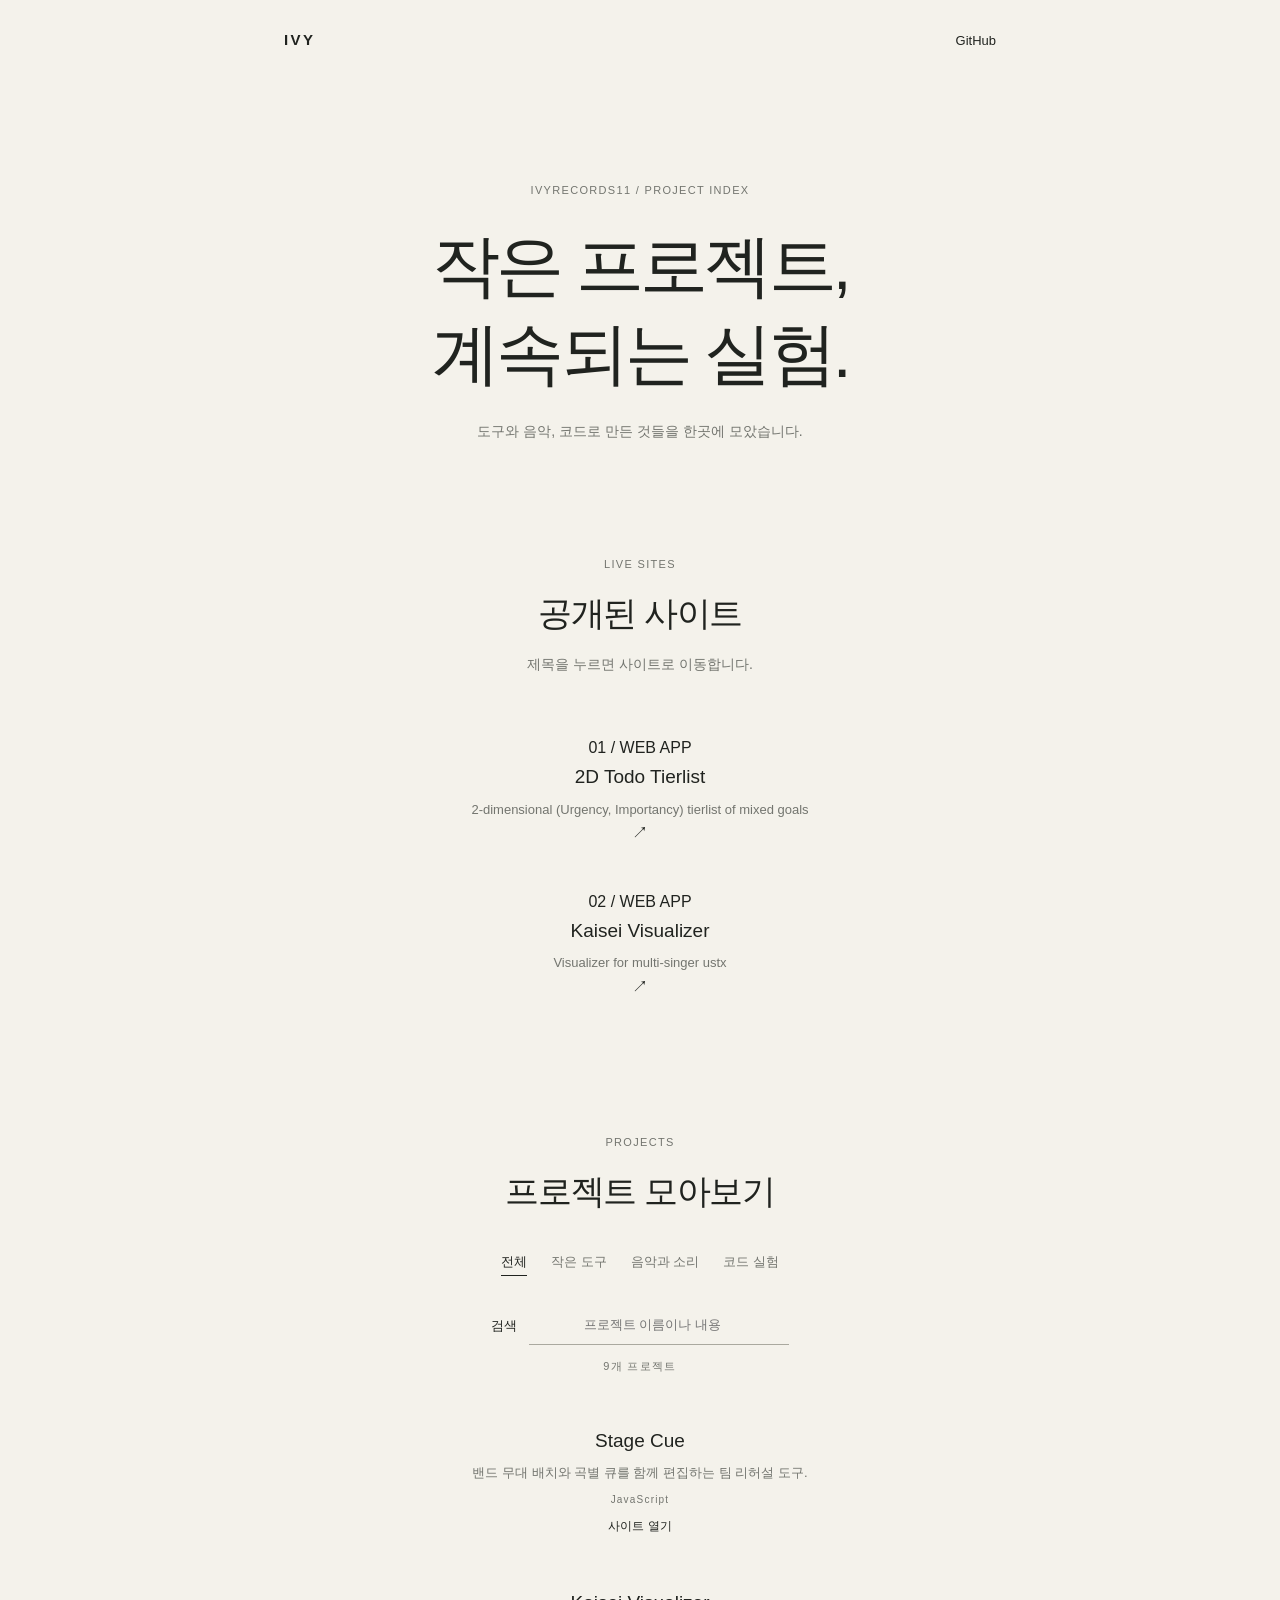
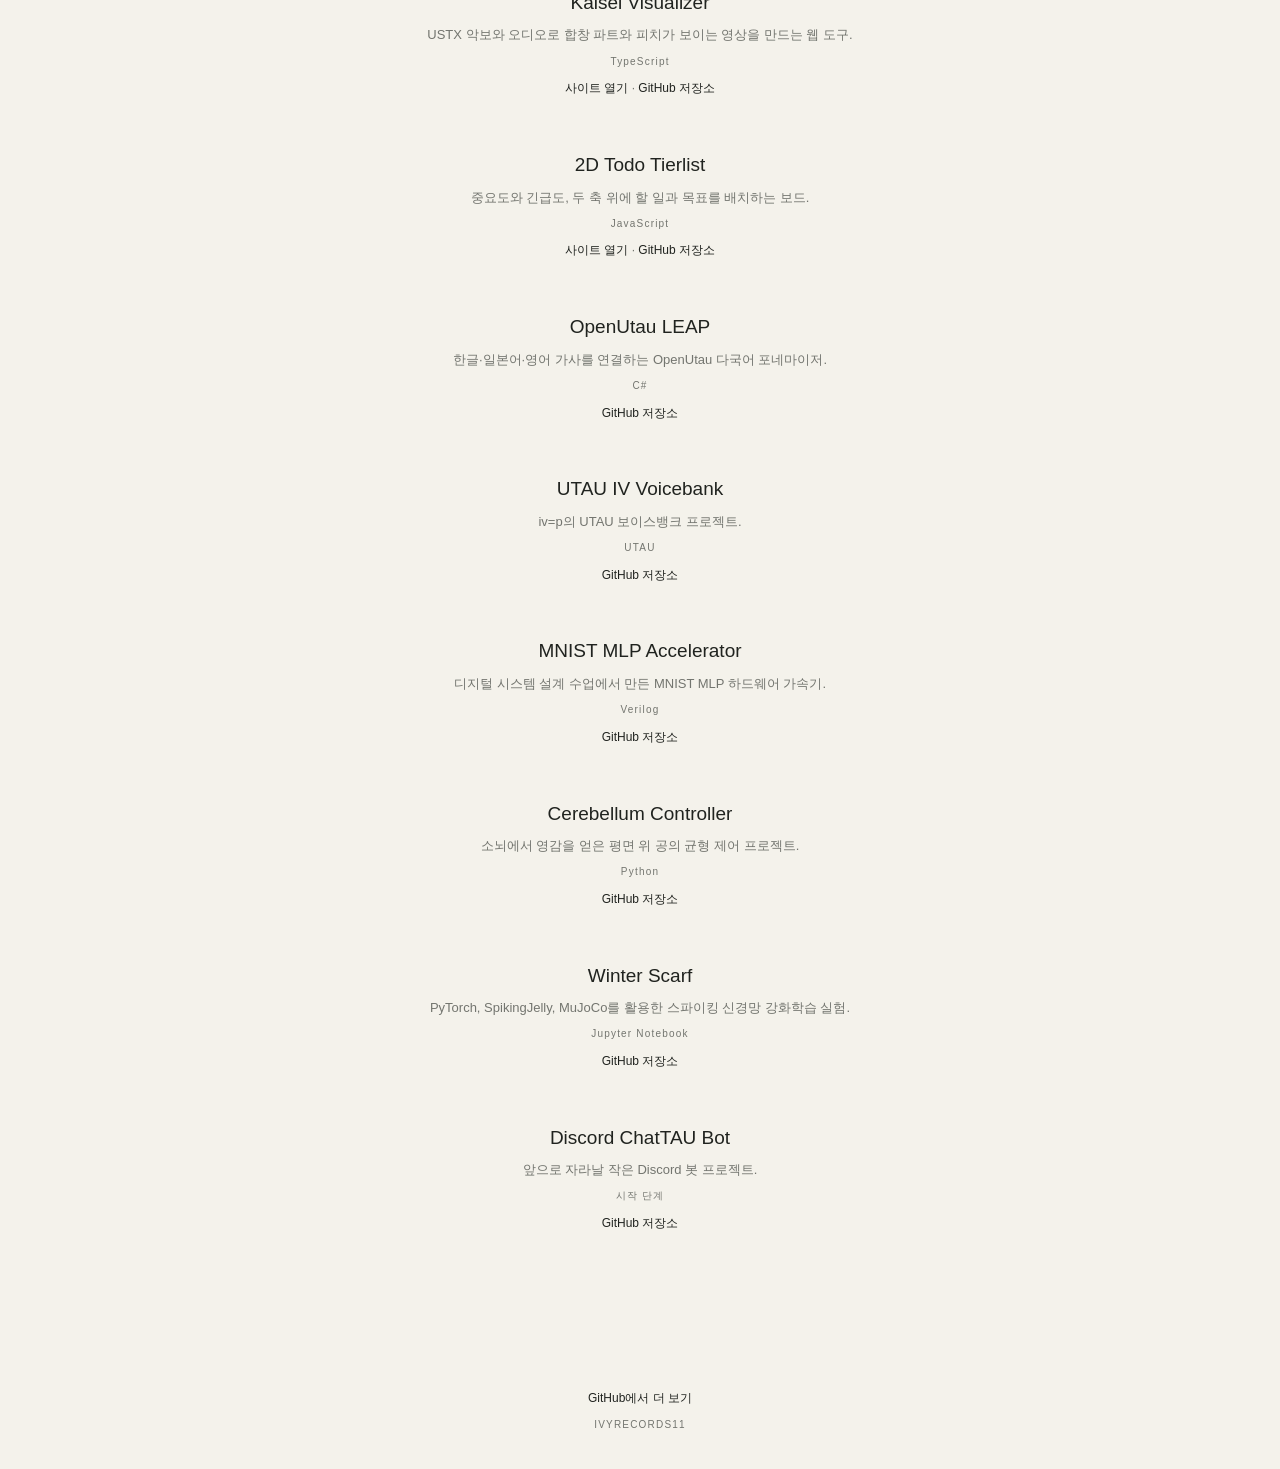
<file: index.html>
<!doctype html>
<html lang="ko">
<head>
<meta charset="utf-8">
<meta name="viewport" content="width=device-width,initial-scale=1">
<meta name="theme-color" content="#f4f2eb">
<meta name="description" content="ivyrecords11의 공개 사이트와 작은 프로젝트를 모아 보여줍니다.">
<title>IVY / Projects</title>
<link rel="stylesheet" href="style.css?v=2">
<script src="app.js?v=2" defer></script>
</head>
<body>
<header class="top"><a href="#" class="wordmark">IVY</a><a href="https://github.com/ivyrecords11" target="_blank" rel="noopener noreferrer">GitHub</a></header>
<main>
<section class="intro" aria-labelledby="intro-title">
<p class="eyebrow">IVYRECORDS11 / PROJECT INDEX</p>
<h1 id="intro-title">작은 프로젝트,<br>계속되는 실험.</h1>
<p>도구와 음악, 코드로 만든 것들을 한곳에 모았습니다.</p>
</section>
<section class="section" id="sites" aria-labelledby="sites-title">
<p class="eyebrow">LIVE SITES</p>
<h2 id="sites-title">공개된 사이트</h2>
<p class="section-note">제목을 누르면 사이트로 이동합니다.</p>
<ul class="site-list">
  <li><a href="https://ivyrecords11.github.io/2d-todo-tierlist/" target="_blank" rel="noopener noreferrer"><span class="site-number">01 / WEB APP</span><span class="site-detail"><strong>2D Todo Tierlist</strong><span>2-dimensional (Urgency, Importancy) tierlist of mixed goals</span></span><span class="site-arrow" aria-hidden="true">↗</span></a></li>
  <li><a href="https://ivyrecords11.github.io/kaisei-visualizer/" target="_blank" rel="noopener noreferrer"><span class="site-number">02 / WEB APP</span><span class="site-detail"><strong>Kaisei Visualizer</strong><span>Visualizer for multi-singer ustx</span></span><span class="site-arrow" aria-hidden="true">↗</span></a></li>
</ul>
</section>
<section class="section projects" id="projects" aria-labelledby="projects-title">
<p class="eyebrow">PROJECTS</p>
<h2 id="projects-title">프로젝트 모아보기</h2>
<div class="filters" role="group" aria-label="프로젝트 분류">
<button data-filter="all" aria-pressed="true">전체</button>
<button data-filter="tools" aria-pressed="false">작은 도구</button>
<button data-filter="sound" aria-pressed="false">음악과 소리</button>
<button data-filter="research" aria-pressed="false">코드 실험</button>
</div>
<label class="search"><span>검색</span><input type="search" id="search" placeholder="프로젝트 이름이나 내용" aria-label="프로젝트 검색"></label>
<p class="count" id="result" role="status" aria-live="polite"></p>
<div class="project-list" id="grid"></div>
<p id="empty" hidden>검색 결과가 없습니다.</p>
</section>
</main>
<footer><a href="https://github.com/ivyrecords11" target="_blank" rel="noopener noreferrer">GitHub에서 더 보기</a><span>IVYRECORDS11</span></footer>
</body>
</html>
</file>
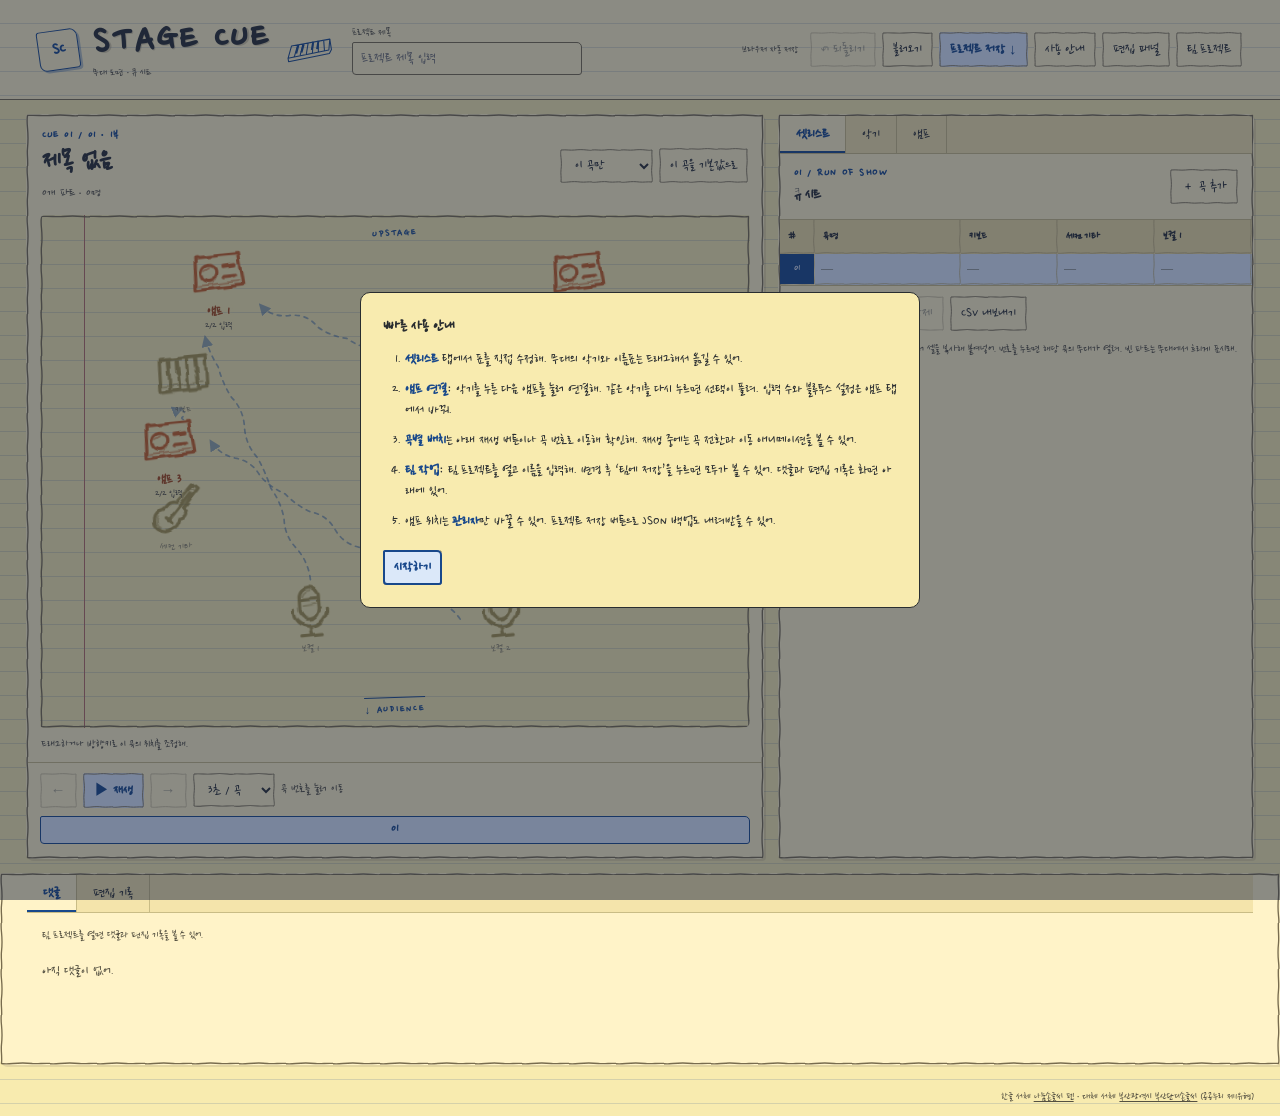
<file: stage-cue/index.html>
<!doctype html>
<html lang="ko"><meta charset="utf-8"><meta name="viewport" content="width=device-width,initial-scale=1"><title>Stage Cue — 밴드 무대 플래너</title>
<link rel="stylesheet" href="https://fonts.googleapis.com/css2?family=Nanum+Pen+Script&amp;display=swap">
<style>
@font-face{
 font-family:"BusanDandiHandwriting";
 src:url("https://cdn.jsdelivr.net/gh/Project-Noonnu/2610132210@font-342/font-342/%EB%B6%80%EC%82%B0%EB%8B%A8%EB%94%94%EC%86%90%EA%B8%80%EC%94%A8.woff2") format("woff2");
 font-weight:400;
 font-display:swap;
 unicode-range:U+1100-11FF,U+3130-318F,U+A960-A97F,U+AC00-D7FF,U+FFA0-FFDC;
}
:root{
 color-scheme:light;
 --paper:#f8ebaf;--panel:#fff3c8;--ink:#292d30;--muted:#555142;
 --rule:#c9bc86;--pencil:#786c4e;--signal:#18488b;--wash:#dbe8f9;
 --margin:#b66c65;--wire:#285b9e;
 --hand:"Ink Free","Segoe Print","Nanum Pen Script","BusanDandiHandwriting","Gungsuh","궁서",cursive;
 --ruled:repeating-linear-gradient(transparent 0 23px,#617b9b3b 23px 24px);
}
*{box-sizing:border-box}
body{margin:0;background:var(--ruled),var(--paper);color:var(--ink);font:15px/1.4 var(--hand)}
button,input,select{font:inherit;color:inherit}
button,select{cursor:pointer;border:1px solid var(--pencil);border-radius:2px 5px 3px 4px;background:var(--panel);padding:6px 10px;min-height:34px}
button:hover,select:hover{border-color:var(--signal);background:var(--wash)}
button:focus-visible,input:focus-visible,select:focus-visible{outline:2px solid var(--signal);outline-offset:-2px}
button:disabled{opacity:.4;cursor:default}
small,.muted{color:var(--muted)}
h1,h2,p{margin:0}
header{display:flex;justify-content:space-between;align-items:center;gap:14px;flex-wrap:wrap;padding:19px clamp(12px,3vw,42px);background:var(--ruled),var(--panel);border-bottom:1px solid var(--pencil)}
.header-title{display:flex;align-items:center;flex-wrap:wrap;gap:10px 18px}
.brand{display:flex;align-items:center;gap:14px}
.project-title{display:grid;gap:2px;max-width:100%;font-size:11px;color:var(--muted)}
.project-title input{width:min(230px,78vw);padding:5px 8px;border:1px solid var(--pencil);border-radius:2px 5px 3px 4px;background:var(--panel);color:var(--ink);font-size:15px}
.logo{display:grid;place-items:center;width:41px;height:40px;color:var(--signal);font:700 18px var(--hand);border:1px solid currentColor;border-radius:3px 8px 4px 7px;box-shadow:2px 2px 0 #245ba358;transform:rotate(-8deg)}
.brand strong{
 display:block;font:700 clamp(24px,3.2vw,42px)/1.05 var(--hand);letter-spacing:.07em;
 color:var(--ink);text-shadow:1px 1px #786c4e4d;transform:rotate(-2deg);
}
.brand:after{
 content:'';width:49px;height:23px;flex:none;transform:rotate(-9deg);
 background:no-repeat center / contain url("data:image/svg+xml,%3Csvg xmlns='http://www.w3.org/2000/svg' viewBox='0 0 55 26'%3E%3Cpath d='M2 19L49 17 52 5 8 6Z M2 19v4l47-2 3-4V5 M9 19L15 6 M16 18L21 6 M23 18L27 6 M30 18L33 5 M37 17L39 5 M44 17L45 5' fill='none' stroke='%2318488b' stroke-width='1.2' stroke-linejoin='round'/%3E%3Cpath d='m16 6-4 9m10-9-4 9m15-10-3 9m9-9-3 9' stroke='%2318488b' stroke-width='2.2'/%3E%3C/svg%3E");
}
.brand small{display:block;margin-top:3px;font-size:11px}
.tools,.sheetfoot{display:flex;align-items:center;gap:6px;flex-wrap:wrap}
#save{font-size:11px;margin-right:6px}
#exportProject,.accent{background:var(--wash);border-color:var(--signal);color:var(--signal);font-weight:700}
#exportProject:hover,.accent:hover{background:#cbdff7}
.shell{display:grid;grid-template-columns:minmax(0,1.55fr) minmax(340px,1fr);gap:14px;margin:auto;max-width:1800px;padding:14px clamp(10px,2vw,28px)}
.shell.wide{grid-template-columns:minmax(0,1fr)}
.panel{background:var(--panel);border:1px solid var(--pencil);border-radius:3px 6px 4px 5px;box-shadow:2px 2px 0 #39313d1c;min-width:0;overflow:hidden}
.head{display:flex;align-items:center;justify-content:space-between;gap:8px;flex-wrap:wrap;padding:12px 14px}
.eyebrow{font:700 12px var(--hand);letter-spacing:.12em;color:var(--signal)}
h1{font-size:clamp(19px,2.1vw,29px);line-height:1.2;margin:3px 0;overflow-wrap:anywhere}
h2{font-size:16px;margin-top:3px}
.stage{
 height:clamp(390px,57vh,680px);position:relative;margin:0 12px;
 border:1px solid var(--pencil);border-radius:5px 3px 7px 4px;overflow:hidden;
 background:linear-gradient(90deg,transparent 0 6%,var(--margin) 6% calc(6% + 1px),transparent calc(6% + 1px)),var(--ruled),var(--paper);
}
.stage:before,.stage:after{position:absolute;left:50%;transform:translateX(-50%) rotate(-2deg);font:700 11px var(--hand);letter-spacing:.16em;color:var(--signal);pointer-events:none}
.stage:before{content:'UPSTAGE';top:10px}
.stage:after{content:'↓  AUDIENCE';bottom:9px;padding-top:5px;border-top:1px solid var(--signal)}
.station{position:absolute;transform:translate(-50%,-50%);touch-action:none;cursor:grab;display:flex;flex-direction:column;align-items:center;justify-content:center;gap:3px;text-align:center;width:82px;min-height:96px;background:transparent;color:var(--ink);border:0;padding:3px;text-shadow:0 0 4px var(--paper),0 0 3px var(--paper)}
.station:hover{background:transparent;color:var(--signal)}.station:focus-visible{outline:2px dashed var(--role);outline-offset:1px}
.station.instrument{min-height:0}
.name-slip{
 background:#fffef9;color:var(--person,var(--ink));font-weight:700;line-height:1.15;
 min-height:26px;padding:6px 11px;max-width:112px;overflow-wrap:anywhere;
 border:2px solid transparent;
 border-image:url("data:image/svg+xml,%3Csvg xmlns='http://www.w3.org/2000/svg' width='80' height='48' viewBox='0 0 80 48'%3E%3Cpath d='M3 4 Q12 2 20 4 T38 3 Q48 5 57 3 T77 5 Q75 13 77 21 T76 33 Q78 39 75 44 Q63 42 53 44 T34 43 Q25 45 16 43 T3 44 Q5 35 3 27 T4 15 Q2 9 3 4Z' fill='%23fffef9' stroke='%2382765c' stroke-width='1.4'/%3E%3C/svg%3E") 8 / 2px round;
 filter:drop-shadow(1px 2px 1px #6f624b26);
}
.stage-name{position:absolute;z-index:2;transform:translate(-50%,-50%);touch-action:none;cursor:grab}
.stage-name:hover{background:#fff}
.waiting-names{position:absolute;z-index:3;top:24px;bottom:24px;right:calc(94% + 4px);display:flex;flex-direction:column;align-items:flex-end;justify-content:center;gap:4px;pointer-events:none}
.waiting-names .name-slip{opacity:1}
.station:active{cursor:grabbing;z-index:5}
.station.inactive{opacity:.62}
.station svg{color:var(--person,var(--role));fill:none;stroke:currentColor;stroke-width:1.35;stroke-linecap:round;stroke-linejoin:round;transform:rotate(-5deg)}
.station.instrument.unassigned{--role:#76600f}
.station.instrument.assigned{--role:var(--person)}
.station.amp{--role:#c76124}
.station.link-selected{outline:2px dashed #c76124;outline-offset:3px}
.station.amp .amp-title{color:#a64a18}.station.amp.readonly{cursor:default}.station.amp.readonly{cursor:default}
.station.amp .bt{color:#315f9d}
.station>svg{width:58px;height:58px;flex:none}
.station svg .pencil-mark{stroke-width:.72;opacity:.55}
.station b,.station small{display:block;overflow-wrap:anywhere}
.station b{font-size:14px;line-height:1.15;color:var(--person,var(--ink))}
.station small{font-size:11px;color:var(--muted);margin-top:0;line-height:1.1}
.station .amp-title{color:var(--signal)}
.station .bt{display:inline-block;width:13px;height:13px;color:var(--signal);vertical-align:middle;margin-left:3px;transform:none;filter:none}
.wires{position:absolute;inset:0;width:100%;height:100%;pointer-events:none}
.note{padding:8px 13px;color:var(--muted);font-size:12px;min-height:34px}
.transport{border-top:1px solid var(--rule);padding:10px 12px}
.transport .tools{margin-bottom:8px}
.rail{display:grid;grid-auto-flow:column;grid-auto-columns:minmax(31px,1fr);gap:2px;overflow:auto;padding-bottom:3px}
.rail button{padding:4px 2px;font:700 13px var(--hand);min-height:28px}
.rail .act2{border-top:2px solid var(--signal)}
.rail .current{background:var(--wash);border-color:var(--signal);color:var(--signal);font-weight:800}
.sidetabs{display:flex;background:#f4e4ab;border-bottom:1px solid var(--rule)}
.sidetabs button{border:0;border-right:1px solid var(--rule);border-radius:0;background:transparent;padding:8px 16px}
.sidetabs button[aria-pressed=true]{background:var(--panel);box-shadow:inset 0 -2px var(--signal);color:var(--signal);font-weight:700}
.sheet{overflow:auto;max-height:60vh;border-block:1px solid var(--rule)}
.sheet table{border-collapse:separate;border-spacing:0;min-width:100%;font-size:12px}
td,th{border-right:1px solid var(--rule);border-bottom:1px solid var(--rule);padding:0;background:var(--panel);white-space:nowrap}
tbody tr:nth-child(even) td{background:#faedbb}
th{position:sticky;top:0;z-index:2;padding:8px;background:#eddda2;text-align:left}
th:first-child,td:first-child{position:sticky;left:0;z-index:1}
th:first-child{z-index:3}
td:first-child button{border:0;border-radius:0;background:#efdfa6;width:34px;padding:5px;min-height:30px}
tbody tr.selected td{background:var(--wash)}
.selected td:first-child button{background:var(--signal);color:white}
td input{width:96px;background:transparent;border:0;padding:6px}
td input.performer{color:var(--person);font-weight:650}
td input::placeholder{color:#74746a}
td:nth-child(2) input{width:145px}
td:nth-last-child(2) input{width:180px}
td:last-child input{width:48px}
.sheetfoot{padding:10px 13px}
.sheethelp{padding:0 13px 12px;font-size:12px}
.amp-list{display:grid;max-height:65vh;overflow:auto;border-top:1px solid var(--rule)}
.amp-list>p{padding:12px}
.amp-editor{border-bottom:1px solid var(--rule);padding:11px 13px;display:grid;gap:8px}
.amp-fields{display:flex;gap:8px;flex-wrap:wrap;align-items:center}
.amp-fields label,.amp-ports label{display:flex;align-items:center;gap:5px;font-size:12px}
.amp-fields input:not([type=checkbox]){background:var(--panel);border:1px solid var(--rule);padding:5px;width:112px}
.amp-fields input[type=number]{width:52px}
.amp-ports{display:grid;grid-template-columns:repeat(auto-fit,minmax(136px,1fr));gap:6px}
.amp-ports select{min-width:0;flex:1;padding:4px}
.hide,[hidden]{display:none!important}
@media(max-width:850px){.shell{grid-template-columns:1fr}.stage{height:420px}.sheet{max-height:440px}}
@media(max-width:420px){.comment-form{grid-template-columns:1fr}.stage{margin:0 5px}.station{width:64px;min-height:78px;gap:2px;padding:2px}.station>svg{width:46px;height:46px}.station b{font-size:12px}.station small{font-size:10px}}
/* Ink outlines for the layout. Notebook rules are drawn by the paper background. */
:root{
 --sketch-frame:url("data:image/svg+xml,%3Csvg xmlns='http://www.w3.org/2000/svg' width='72' height='72' viewBox='0 0 72 72'%3E%3Cpath d='M2 2 C14 1 21 3 31 2 S48 1 57 2 S66 2.6 70 2 C69 15 71 23 70 33 S69 48 70 58 S70.7 66 70 70 C60 69 52 71 43 70 S27 69 17 70 S6 70.7 2 70 C3 60 1 53 2 44 S3 28 2 18 S1.3 7 2 2Z' fill='none' stroke='%23786c4e' stroke-width='1.8' stroke-linejoin='round'/%3E%3C/svg%3E");
 --sketch-cell:url("data:image/svg+xml,%3Csvg xmlns='http://www.w3.org/2000/svg' width='72' height='72' viewBox='0 0 72 72'%3E%3Cpath d='M2 2 C14 1 21 3 31 2 S48 1 57 2 S66 2.6 70 2 C69 15 71 23 70 33 S69 48 70 58 S70.7 66 70 70 C60 69 52 71 43 70 S27 69 17 70 S6 70.7 2 70 C3 60 1 53 2 44 S3 28 2 18 S1.3 7 2 2Z' fill='none' stroke='%23b4a472' stroke-width='1.5' stroke-linejoin='round'/%3E%3C/svg%3E");
}
.panel,.stage{
 border-width:2px;
 border-image:var(--sketch-frame) 4 / 3px round;
}
.tools button,.tools select,.sheetfoot button,.head>button,.rail button{
 border-image:var(--sketch-frame) 4 / 2px round;
}
.rail .current,.rail .act2,.tools button:hover,.tools select:hover,
.sheetfoot button:hover,.head>button:hover,.rail button:hover{border-image:none}
td,th{
 border-image:var(--sketch-cell) 4 / 0 2px 2px 0 round;
}
.amp-editor{
 border-image:var(--sketch-cell) 4 / 0 0 2px 0 round;
}
.font-credit{max-width:1800px;margin:auto;padding:0 clamp(10px,2vw,28px) 12px;text-align:right;font-size:11px;color:var(--muted)}
.font-credit a{color:inherit}
.team-dialog{width:min(440px,calc(100% - 32px));padding:22px;background:var(--paper,#fff4ca);color:inherit;border:1px solid currentColor;border-radius:10px}
.team-dialog::backdrop{background:#19244080}.guide-dialog{width:min(560px,calc(100% - 32px));max-height:min(82vh,680px);overflow:auto}.guide-steps{padding-left:22px;margin:12px 0 18px}.guide-steps li{margin:9px 0}.guide-steps strong{color:var(--signal)}
.team-dialog h2{margin:0 0 8px}
.team-dialog label{display:grid;gap:5px;margin:12px 0}
.team-dialog input{padding:6px 8px;font:inherit}
.team-dialog .tools{flex-wrap:wrap}
.team-dialog [role=status]{min-height:1.5em}
.community{max-width:1800px;margin:0 auto 24px;padding:0 clamp(10px,2vw,28px)}
.community>.sidetabs{margin:0 -1px}.community-body{padding:14px;min-height:150px}
.community-meta{font-size:12px;color:var(--muted);margin-bottom:8px}
.comment-form{display:grid;grid-template-columns:1fr auto;gap:8px;margin-bottom:12px}
.comment-form textarea{min-height:68px;resize:vertical;padding:8px;background:var(--panel);border:1px solid var(--pencil);font:inherit}
.comment-list,.activity-list{display:grid;gap:8px;max-height:340px;overflow:auto;list-style:none;padding:0;margin:0}
.community-item{padding:8px 10px;background:#fff6d6;border-left:2px solid var(--signal);overflow-wrap:anywhere}
.community-item header{display:flex;justify-content:space-between;gap:8px;padding:0;background:none;border:0;font-size:12px}
.community-item header small{white-space:nowrap}.community-item p{white-space:pre-wrap;margin-top:4px}
.admin-badge{display:inline-block;margin-left:5px;padding:1px 5px;border:1px solid var(--signal);border-radius:8px;color:var(--signal);font-size:10px}
.empty-community{color:var(--muted);padding:10px 0}
@media(max-width:420px){.comment-form{grid-template-columns:1fr}}
</style>
<header><div class="header-title"><div class="brand"><span class="logo" aria-hidden="true">SC</span><div><strong>STAGE CUE</strong><small>무대 도면 · 큐 시트</small></div></div><label class="project-title">프로젝트 제목<input id="projectTitle" type="text" maxlength="100" placeholder="프로젝트 제목 입력"></label></div><div class="tools"><small id="save" role="status"></small><button id="undo" disabled title="Ctrl+Z">↶ 되돌리기</button><button id="importProject">불러오기</button><button id="exportProject">프로젝트 저장 ↓</button><input id="projectFile" type="file" accept=".json,application/json" hidden><button id="help" aria-haspopup="dialog">사용 안내</button><button id="toggle" aria-expanded="true">편집 패널</button></div></header>
<svg width="0" height="0" style="position:absolute" aria-hidden="true" focusable="false">
 <defs>
  <filter id="pencil-curve" filterUnits="userSpaceOnUse" x="-2" y="-2" width="28" height="28">
   <feTurbulence type="fractalNoise" baseFrequency=".16 .21" numOctaves="1" seed="19" result="pencil-grain"/>
   <feDisplacementMap in="SourceGraphic" in2="pencil-grain" scale="2.4" xChannelSelector="R" yChannelSelector="G"/>
  </filter>
 </defs>
</svg>
<main class="shell" id="shell">
<section class="panel"><div class="head"><div><div class="eyebrow" id="cue"></div><h1 id="song"></h1><small id="summary"></small></div><div class="tools"><select id="scope" aria-label="배치와 연결의 적용 범위"><option value="song">이 곡만</option><option value="base">전체 기본값</option></select><button id="resetSong" title="현재 곡의 위치와 연결을 전체 기본값으로 되돌려">이 곡을 기본값으로</button></div></div><div class="stage" id="stage" aria-label="무대 배치"></div><p class="note" id="note"></p><div class="transport"><div class="tools"><button id="prev" aria-label="이전 곡">←</button><button id="play" class="accent">▶ 재생</button><button id="next" aria-label="다음 곡">→</button><select id="speed" aria-label="곡당 재생 시간"><option value="1500">1.5초 / 곡</option><option value="3000" selected>3초 / 곡</option><option value="6000">6초 / 곡</option></select><small>곡 번호를 눌러 이동</small></div><nav class="rail" id="rail" aria-label="곡 타임라인"></nav></div></section>
<aside class="panel" id="side"><div class="sidetabs" aria-label="편집 탭"><button id="setTab" aria-pressed="true">셋리스트</button><button id="instrumentTab" aria-pressed="false">악기</button><button id="ampTab" aria-pressed="false">앰프</button></div><div id="setEditor"><div class="head"><div><div class="eyebrow">01 / RUN OF SHOW</div><h2>큐 시트</h2></div><button id="add">＋ 곡 추가</button></div><div class="sheet" id="sheet"><table><thead id="columns"></thead><tbody id="rows"></tbody></table></div><div class="sheetfoot"><button id="up" aria-label="선택 곡 위로">↑</button><button id="down" aria-label="선택 곡 아래로">↓</button><button id="remove">선택 곡 삭제</button><button id="csv">CSV 내보내기</button></div><p class="sheethelp muted">셀을 직접 편집하거나 Excel에서 여러 셀을 복사해 붙여넣어. 번호를 누르면 해당 곡의 무대가 열려. 빈 파트는 무대에서 흐리게 표시돼.</p></div><section id="instrumentEditor" class="hide"><div class="head"><div><div class="eyebrow">03 / STAGE INSTRUMENTS</div><h2>무대 악기</h2></div><button id="addInstrument">＋ 악기 추가</button></div><p class="sheethelp muted">모든 곡에서 쓰는 악기와 보컬 포지션을 관리해. 곡별 담당자는 큐 시트에서 정해.</p><div class="amp-list" id="instruments"></div></section><section id="ampEditor" class="hide"><div class="head"><div><div class="eyebrow">02 / SIGNAL ROUTING</div><h2>앰프 패치</h2></div><button id="addAmp">＋ 앰프 추가</button></div><p class="sheethelp muted">위의 적용 범위에 따라 입력마다 연결을 골라. 곡별로 바꾸지 않은 입력은 전체 기본값을 따라가. 앰프 이름과 입력 수는 모든 곡에서 공통이야. 앰프 위치는 관리자만 옮길 수 있어. 앰프 위치는 관리자만 옮길 수 있어.</p><div class="amp-list" id="amps"></div></section></aside>
</main>
 <section class="community panel" id="community" aria-label="팀 소통">
  <nav class="sidetabs" aria-label="팀 소통 탭"><button id="commentsTab" aria-pressed="true">댓글</button><button id="activityTab" aria-pressed="false">편집 기록</button></nav>
  <div class="community-body"><p class="community-meta" id="communityMeta">팀 프로젝트를 열면 댓글과 편집 기록을 볼 수 있어.</p>
   <div id="commentsPane"><form class="comment-form" id="commentForm" hidden><textarea id="commentBody" maxlength="500" placeholder="팀원에게 남길 댓글" required></textarea><button class="accent" type="submit">댓글 남기기</button></form><ul class="comment-list" id="commentList"><li class="empty-community">아직 댓글이 없어.</li></ul></div>
   <ol class="activity-list" id="activityList" hidden><li class="empty-community">아직 편집 기록이 없어.</li></ol>
  </div>
 </section>
<footer class="font-credit">한글 서체 <a href="https://fonts.google.com/specimen/Nanum+Pen+Script">나눔손글씨 펜</a> · 대체 서체 <a href="https://www.busan.go.kr/bhbusan">부산광역시 부산단디손글씨</a> (공공누리 제1유형)</footer>
<dialog id="guideDialog" class="team-dialog guide-dialog" aria-labelledby="guideTitle">
 <h2 id="guideTitle">빠른 사용 안내</h2>
 <ol class="guide-steps">
  <li><strong>셋리스트</strong> 탭에서 표를 직접 수정해. 무대의 악기와 이름표는 드래그해서 옮길 수 있어.</li>
  <li><strong>앰프 연결</strong>: 악기를 누른 다음 앰프를 눌러 연결해. 같은 악기를 다시 누르면 선택이 풀려. 입력 수와 블루투스 설정은 앰프 탭에서 바꿔.</li>
  <li><strong>곡별 배치</strong>는 아래 재생 버튼이나 곡 번호로 이동해 확인해. 재생 중에는 곡 전환과 이동 애니메이션을 볼 수 있어.</li>
  <li><strong>팀 작업</strong>: 팀 프로젝트를 열고 이름을 입력해. 변경 후 ‘팀에 저장’을 누르면 모두가 볼 수 있어. 댓글과 편집 기록은 화면 아래에 있어.</li>
  <li>앰프 위치는 <strong>관리자</strong>만 바꿀 수 있어. 프로젝트 저장 버튼으로 JSON 백업도 내려받을 수 있어.</li>
 </ol>
 <div class="tools"><button id="guideClose" class="accent">시작하기</button></div>
</dialog>
<dialog id="teamDialog" class="team-dialog" aria-labelledby="teamTitle">
 <h2 id="teamTitle">팀 프로젝트</h2>
 <form id="teamJoin">
  <label>저장 기록에 남길 이름<input id="teamName" autocomplete="nickname" maxlength="40" required></label>
  <div class="tools"><button type="submit">공유 프로젝트 열기</button></div>
 </form>
 <p id="teamIdentity" hidden></p>
 <div id="teamAdminUnlock" hidden><label>관리자 확인 코드<input id="teamAdminKey" type="password" autocomplete="off"></label><button id="adminUnlock" type="button">관리자 권한 적용</button></div>
 <div class="tools">
  <button id="teamSave" hidden>팀에 저장</button>
  <button id="teamReload" hidden>최신 버전 불러오기</button>
  <button id="teamLocal" hidden>로컬 프로젝트로 돌아가기</button>
  <button id="teamClose">닫기</button>
 </div>
 <p id="teamStatus" role="status"></p>
</dialog>
<script>
let teamStorage = null;
const headers=['곡명','키보드','세컨 기타','보컬 1','MR','드럼','베이스','보컬 2','리드 기타','음향','기타사항','부'];
const initial=[[]];
const roles=[
[5,50,23,'#594239','drum'],[1,20,32,'#394a73','keys'],[6,80,32,'#4f5967','guitar'],
[2,19,59,'#386054','guitar'],[8,81,59,'#386054','guitar'],[3,38,79,'#84465f','mic'],[7,65,79,'#84465f','mic']
];
const icons={
 drum:'<path d="M3 8C2 2 21 2 21 7c.2 5-18 6-18 1Zm0 0 .7 9c.1 4 15.8 4.7 17.2-.5L21 7M5 11l4 8 3.2-7.6 4.1 7 3-8"/><path class="pencil-mark" d="M5 6.5c2-2.4 10-3.4 14-1M5 17c2.4 1.5 4.1 1.6 5.8 1.8"/>',
 keys:'<path d="M2.6 6.3 21.7 6l-.3 12.9-19.2.5ZM6.5 6.4 6 19m4-12.7.1 12.8m3.8-12.8-.2 12.8m4-12.9.3 12.9M5.9 7.2l.1 5.2m3.6-5.3-.1 5.4m7.8-5.5.2 5.1"/><path class="pencil-mark" d="m3.4 17.1 16.4-.4m-16.6 3.4 15.8-.4"/>',
 guitar:'<path d="m12.8 9.2 6.7-6.7 2 1.9-6.3 7.1c2.3 2.3.7 4.2-2 4.4-1 4.1-5.7 6.4-8.8 3.8-3-2.8-1.8-7.6 2.2-8.2 1.7-.2 2.5-3.6 6.2-2.3Z M8.1 16.8 18.3 6.1m-11 9.4 2.1 2"/><path class="pencil-mark" d="M4.4 14.1c-1.1 1.5-.6 4.1 1 5.1M18.7 4l1.6 1.4"/>',
 mic:'<path d="M8 6.1C8.1.7 15.8.4 16 6l-.1 5c-.1 5.4-7.8 5.7-8 0ZM5.2 10.9c-.8 4.2 2.6 7.1 6.5 7.2 4.2.1 7.5-3.2 7.2-7.3M11.9 18.3l.3 3.4m-4 .1 8-.2M8.4 7.2l7-.3"/><path class="pencil-mark" d="M9.3 5.6c.5-1.4 1.6-2.3 3.4-2.2m-3.2 6.2 5.3-.4"/>'
};
const instrumentTypes={keys:'키보드',guitar:'기타 / 베이스',drum:'드럼',mic:'보컬 / 마이크'};
const defaultInstruments=roles.map(([id,x,y,color,icon])=>({id,name:headers[id],icon,home:[x,y]}));
const defaults=Object.fromEntries(roles.map(([col,x,y])=>[col,[x,y]]));
const key='stage-cue-v1';
let data={songs:initial.map((row,i)=>({cells:headers.map((_,j)=>j===11?(i<10?'1':'2'):row[j]||''),positions:{}})),base:structuredClone(defaults),index:0};
try{const stored=JSON.parse(localStorage.getItem(key));if(stored?.songs?.length&&stored.base)data=stored}catch{}
data.instruments??=structuredClone(defaultInstruments);
let timer=0;
let selectedInstrumentId=null;
let undoStack=[];
let previousSnapshot=JSON.stringify(data);
let pendingSnapshot=null;
let pendingUndoTimer=0;
let historyReady=false;
const $=id=>document.getElementById(id);
const pad=n=>String(n).padStart(2,'0');
const current=()=>data.songs[data.index];
function save(){
 data.scope=$('scope').value;data.speed=$('speed').value;
 const snapshot=JSON.stringify(data);
 if(historyReady&&snapshot!==previousSnapshot){
  if(pendingSnapshot===null)pendingSnapshot=previousSnapshot;
  clearTimeout(pendingUndoTimer);
  pendingUndoTimer=setTimeout(commitUndoStep,350);
  previousSnapshot=snapshot;
 }
 try{
  if(teamStorage)teamStorage(data);
  else{localStorage.setItem(key,snapshot);$('save').textContent='브라우저 자동 저장'}
 }
 catch{$('save').textContent='저장 공간을 사용할 수 없음'}
}
function commitUndoStep(){
 if(pendingSnapshot===null)return;
 undoStack.push(pendingSnapshot);
 if(undoStack.length>80)undoStack.shift();
 pendingSnapshot=null;
 $('undo').disabled=false;
}
function undo(){
 if(pendingSnapshot!==null){clearTimeout(pendingUndoTimer);commitUndoStep()}
 if(!undoStack.length)return;
 const snapshot=undoStack.pop();
 historyReady=false;pendingSnapshot=null;clearTimeout(pendingUndoTimer);
 data=JSON.parse(snapshot);applyView();drawInstruments();drawAmps();drawRows();go(data.index);
 previousSnapshot=JSON.stringify(data);historyReady=true;
 $('undo').disabled=undoStack.length===0;
}
$('undo').onclick=undo;
document.addEventListener('keydown',event=>{
 if(!(event.ctrlKey||event.metaKey)||event.key.toLowerCase()!=='z'||event.shiftKey)return;
 if(event.target.matches('input,textarea,[contenteditable="true"]'))return;
 event.preventDefault();undo();
});
function make(tag,text){const node=document.createElement(tag);if(text!==undefined)node.textContent=text;return node}
function title(i){return data.songs[i].cells[0]||'제목 없음'}
function position(col){
 return ($('scope').value==='song'&&current().positions[col])||data.base[col]||
  data.amps.find(amp=>amp.id===col)?.home||data.instruments.find(instrument=>instrument.id===col)?.home||[86,44];
}
function routingSong(){
 return $('scope').value==='song'?current():null;
}
function ampInputs(amp,song=routingSong()){
 const overrides=song?.ampRouting?.[amp.id];
 return amp.inputs.map((source,index)=>overrides&&Object.hasOwn(overrides,index)?overrides[index]:source);
}
function setAmpInput(amp,index,source){
 const song=routingSong();
 if(!song){
  amp.inputs[index]=source;
  return;
 }
 if(source!==undefined){
  ((song.ampRouting??={})[amp.id]??={})[index]=source;
  return;
 }
 const overrides=song.ampRouting?.[amp.id];
 if(!overrides)return;
 delete overrides[index];
 if(!Object.keys(overrides).length)delete song.ampRouting[amp.id];
 if(!Object.keys(song.ampRouting).length)delete song.ampRouting;
}
function assignment(song,column){
 return typeof column==='number'?song.cells[column]:song.assignments?.[column]??'';
}
function setAssignment(song,column,value){
 if(typeof column==='number')song.cells[column]=value;
 else (song.assignments??={})[column]=value;
}
function columnName(column){
 return data.instruments.find(instrument=>instrument.id===column)?.name??headers[column];
}
function sheetColumns(){
 const active=new Set(data.instruments.map(instrument=>instrument.id));
 const existing=headers.map((_,column)=>column).filter(column=>!roles.some(([id])=>id===column)||active.has(column));
 const custom=data.instruments.filter(instrument=>typeof instrument.id==='string').map(instrument=>instrument.id);
 existing.splice(existing.indexOf(9),0,...custom);
 return existing;
}
function patchSources(instruments){
 return [4,...instruments.map(instrument=>instrument.id)];
}
const performerColumns=[...roles.map(([column])=>column),9];
function performerName(value){
 return (value||'').normalize('NFC').trim().replace(/\s*(?:\([^()]*\)|（[^（）]*）)\s*$/,'').trim();
}
const originalPerformers=[...new Set(initial.flatMap(row=>performerColumns.map(column=>performerName(row[column]))).filter(Boolean))];
function performerColor(name){
 const index=originalPerformers.indexOf(name);
 if(index>=0){
  const hue=(index*137.508+213)%360;
  return 'hsl('+hue+' 68% '+(index%2===0?30:37)+'%)';
 }
 let hash=2166136261;
 for(const char of name)hash=Math.imul(hash^char.codePointAt(0),16777619);
 return 'hsl('+((hash>>>0)%360)+' 65% 32%)';
}
function colorPerformer(element,value){
 const name=performerName(value);
 if(name){
  element.style.setProperty('--person',performerColor(name));
  element.classList.add('performer');
 }else{
  element.style.removeProperty('--person');
  element.classList.remove('performer');
 }
}
function drawStage(){
 const song=current(),cells=song.cells;
 $('cue').textContent='CUE '+pad(data.index+1)+' / '+pad(data.songs.length)+(cells[11]?'  ·  '+cells[11]+'부':'');
 $('song').textContent=title(data.index);
 const names=data.instruments.map(({id})=>performerName(assignment(song,id))).filter(Boolean);
 $('summary').textContent=names.length+'개 파트 · '+new Set(names).size+'명'+(cells[4]?' · MR '+cells[4]:'')+(cells[9]?' · 음향 '+cells[9]:'');
 $('note').textContent=[cells[10],$('scope').value==='base'?'기본 위치는 곡별 위치가 없는 곡에 적용돼.':'드래그하거나 방향키로 이 곡의 위치를 조정해.'].filter(Boolean).join(' · ');
 const slips=[];
 const shown=data.instruments.map(({id,icon})=>[id,0,0,roles.find(([column])=>column===id)?.[3]??'var(--signal)',icon]);
 if(data.amps.some(amp=>ampInputs(amp).includes(4)))shown.push([4,0,0,'#394a73','keys']);
 for(const amp of data.amps)shown.push([amp.id,0,0,'var(--signal)','amp']);
 $('stage').replaceChildren(wireLayer(),...shown.map(([col,,,color,icon])=>{
  const amp=icon==='amp'?data.amps.find(item=>item.id===col):null;
  const assigned=amp?'':assignment(song,col);
  const instrument=!amp&&col!==4;
  const assignedName=performerName(assigned);
  const card=make('button');card.dataset.station=String(col);card.className='station'+(amp?' amp'+(window.stageCueCanMoveAmp?.()?'':' readonly'):instrument?(assignedName?' instrument assigned':' instrument unassigned inactive'):'');
  card.style.setProperty('--role',amp?'#c76124':instrument?(assignedName?performerColor(assignedName):'#76600f'):color);
  if(instrument&&assignedName)colorPerformer(card,assigned);
  const label=make('span');
  const name=amp?(amp.name||'앰프'):(col===4?'MR 재생':assigned||'미배정');
  const detail=amp?ampInputs(amp).filter(Boolean).length+'/'+amp.inputs.length+' 입력':columnName(col);
  const heading=make('b',name);
  if(amp){heading.className='amp-title';if(amp.bt)heading.insertAdjacentHTML('beforeend',btIcon)}
  label.append(heading,make('small',detail));card.setAttribute('aria-label',name+' '+detail+(amp?.bt?' 블루투스':''));
  card.innerHTML='<svg viewBox="0 0 24 24" aria-hidden="true"><g filter="url(#pencil-curve)">'+(amp?ampIcon:icons[icon])+'</g></svg>';
  if(instrument)card.append(make('small',detail));
  else card.append(label);
  card.onclick=()=>{
   if(instrument){
    selectedInstrumentId=selectedInstrumentId===col?null:col;
    drawStage();
    return;
   }
   if(!amp||selectedInstrumentId===null)return;
   const inputs=ampInputs(amp);
   const existingInput=inputs.indexOf(selectedInstrumentId);
   if(existingInput>=0)setAmpInput(amp,existingInput,null);
   else{
    const emptyInput=inputs.indexOf(null);
    if(emptyInput<0&&(routingSong()||inputs.length>=32)){
     alert('빈 입력이 없어. 앰프 탭에서 연결을 바꾸거나 입력 수를 늘려 줘.');
     return;
    }
    setAmpInput(amp,emptyInput<0?inputs.length:emptyInput,selectedInstrumentId);
   }
   selectedInstrumentId=null;
   save();
   drawAmps();
   drawStage();
  };
  if(instrument&&selectedInstrumentId===col)card.classList.add('link-selected');
  const slip=instrument&&performerName(assigned)?make('button',assigned):null;
  if(slip){
   slip.className='name-slip stage-name';
   slip.dataset.column=String(col);
   slip.dataset.name=performerName(assigned);
   slip.setAttribute('aria-label',assigned+' 이름표 · '+detail);
   colorPerformer(slip,assigned);
   slips.push({slip,card,col});
  }
  const paint=([x,y])=>{card.style.left=x+'%';card.style.top=y+'%'};
  const commit=(x,y)=>{
   const stage=$('stage'),marginX=50*card.offsetWidth/stage.clientWidth+1,marginY=50*card.offsetHeight/stage.clientHeight+1;
   const next=[Math.min(100-marginX,Math.max(marginX,x)),Math.min(100-marginY,Math.max(marginY,y))];
   ($('scope').value==='song'?song.positions:data.base)[col]=next;paint(next);
   if(slip)paintNameSlip(slip,card,col);
   drawWires();save();
  };
  paint(position(col));
  let drag;
  card.onpointerdown=e=>{if(e.button!==0||(amp&&!window.stageCueCanMoveAmp?.()))return;pause();drag={id:e.pointerId,x:e.clientX,y:e.clientY,start:position(col)};card.setPointerCapture(e.pointerId)};
  card.onpointermove=e=>{if(drag?.id!==e.pointerId)return;const box=$('stage').getBoundingClientRect();if(Math.hypot(e.clientX-drag.x,e.clientY-drag.y)>2||drag.moved){drag.moved=true;commit(drag.start[0]+(e.clientX-drag.x)/box.width*100,drag.start[1]+(e.clientY-drag.y)/box.height*100)}};
  card.onlostpointercapture=()=>{drag=null};
  card.onkeydown=e=>{if(amp&&!window.stageCueCanMoveAmp?.())return;const move={ArrowLeft:[-1,0],ArrowRight:[1,0],ArrowUp:[0,-1],ArrowDown:[0,1]}[e.key];if(!move)return;e.preventDefault();pause();const [x,y]=position(col);const step=e.shiftKey?5:1;commit(x+move[0]*step,y+move[1]*step)};
  return card;
 }));
 for(const {slip,card,col} of slips){
  $('stage').append(slip);
  paintNameSlip(slip,card,col);
  bindNameSlip(slip,card,col);
 }
 drawWires();
 drawWaiting();
}
function selection(){
 [...$('rows').rows].forEach((row,i)=>row.classList.toggle('selected',i===data.index));
 [...$('rail').children].forEach((button,i)=>{button.classList.toggle('current',i===data.index);if(i===data.index)button.setAttribute('aria-current','step');else button.removeAttribute('aria-current')});
 $('prev').disabled=$('up').disabled=data.index===0;$('next').disabled=$('down').disabled=data.index===data.songs.length-1;$('remove').disabled=data.songs.length===1;
}
function savedNamePosition(column){
 const songPosition=current().namePositions?.[column];
 return $('scope').value==='song'&&songPosition!==undefined?songPosition:data.namePositions?.[column];
}
function snapPoint(card,slip,column){
 const stage=$('stage'),[x,y]=position(column);
 return [stage.clientWidth*x/100,Math.min(stage.clientHeight-slip.offsetHeight/2-2,
  stage.clientHeight*y/100+card.offsetHeight/2+slip.offsetHeight/2+3)];
}
function paintNameSlip(slip,card,column){
 const saved=savedNamePosition(column);
 if(saved){
  slip.style.left=saved[0]+'%';
  slip.style.top=saved[1]+'%';
 }else{
  const [x,y]=position(column);
  slip.style.left=x+'%';
  slip.style.top='min(calc('+y+'% + '+(card.offsetHeight/2+slip.offsetHeight/2+3)+'px), calc(100% - '+(slip.offsetHeight/2+2)+'px))';
 }
}
function bindNameSlip(slip,card,column){
 const stage=$('stage');
 let drag;
 const moveTo=(x,y,snap)=>{
  const [anchorX,anchorY]=snapPoint(card,slip,column);
  const marginX=slip.offsetWidth/2+2,marginY=slip.offsetHeight/2+2;
  const owner=$('scope').value==='song'?current():data;
  (owner.namePositions??={})[column]=snap&&Math.hypot(x-anchorX,y-anchorY)<=32?null:[
   100*Math.max(marginX,Math.min(stage.clientWidth-marginX,x))/stage.clientWidth,
   100*Math.max(marginY,Math.min(stage.clientHeight-marginY,y))/stage.clientHeight
  ];
  paintNameSlip(slip,card,column);
 };
 slip.onpointerdown=event=>{
  if(event.button!==0)return;
  pause();
  for(const animation of slip.getAnimations())animation.cancel();
  drag={id:event.pointerId,x:event.clientX,y:event.clientY,left:slip.offsetLeft,top:slip.offsetTop};
  slip.setPointerCapture(event.pointerId);
 };
 slip.onpointermove=event=>{
  if(drag?.id!==event.pointerId)return;
  const dx=event.clientX-drag.x,dy=event.clientY-drag.y;
  if(!drag.moved&&Math.hypot(dx,dy)<3)return;
  drag.moved=true;
  drag.lastX=event.clientX;drag.lastY=event.clientY;
  moveTo(drag.left+dx,drag.top+dy,false);
 };
 slip.onlostpointercapture=()=>{
  if(drag?.moved){
   const target=document.elementFromPoint(drag.lastX,drag.lastY)?.closest('.station.instrument');
   const nextColumn=data.instruments.find(item=>String(item.id)===target?.dataset.station)?.id;
   if(nextColumn!==undefined&&nextColumn!==column){
    const name=slip.textContent;
    if(performerName(assignment(current(),column))===performerName(name))setAssignment(current(),column,'');
    setAssignment(current(),nextColumn,name);
    if(current().namePositions)delete current().namePositions[column];
    (current().namePositions??={})[nextColumn]=null;
    drawRows();drawStage();save();drag=null;return;
   }
   moveTo(slip.offsetLeft,slip.offsetTop,true);save();
  }
  drag=null;
 };
 slip.onkeydown=event=>{
  const direction={ArrowLeft:[-1,0],ArrowRight:[1,0],ArrowUp:[0,-1],ArrowDown:[0,1]}[event.key];
  if(!direction&&event.key!=='Enter')return;
  event.preventDefault();
  pause();
  if(direction){
   const step=event.shiftKey?15:5;
   moveTo(slip.offsetLeft+direction[0]*step,slip.offsetTop+direction[1]*step,false);
  }else{
   const [x,y]=snapPoint(card,slip,column);
   moveTo(x,y,true);
  }
  save();
 };
}
function drawWaiting(){
 const stage=$('stage');
 stage.querySelector('.waiting-names')?.remove();
 const next=data.songs[data.index+1];
 if(!timer||!next)return;
 const onStage=new Set(data.instruments.map(({id})=>performerName(assignment(current(),id))));
 const waiting=make('div');
 waiting.className='waiting-names';
 waiting.setAttribute('aria-label','다음 곡 대기');
 for(const {id} of data.instruments){
  const assigned=assignment(next,id),name=performerName(assigned);
  if(!name||onStage.has(name))continue;
  onStage.add(name);
  const slip=make('span',assigned);
  slip.className='name-slip';
  slip.dataset.name=name;
  colorPerformer(slip,assigned);
  waiting.append(slip);
 }
 if(waiting.childElementCount)stage.append(waiting);
}
function performerLocations(selector='.stage-name'){
 const stage=$('stage');
 const bounds=stage.getBoundingClientRect();
 return [...stage.querySelectorAll(selector)].map(card=>{
  const column=card.dataset.column;
  const box=card.getBoundingClientRect();
  return {
   card,column,name:card.dataset.name,
   x:box.left+box.width/2-bounds.left-stage.clientLeft,
   y:box.top+box.height/2-bounds.top-stage.clientTop
  };
 });
}
function animateMoves(previous,waiting){
 const next=performerLocations();
 const matches=[];
 for(const from of previous){
  for(const to of next){
   if(from.name!==to.name)continue;
   matches.push({from,to,distance:Math.hypot(from.x-to.x,from.y-to.y)});
  }
 }
 const differentPart=({from,to})=>Number(from.column!==to.column);
 matches.sort((a,b)=>differentPart(a)-differentPart(b)||a.distance-b.distance);
 const usedOrigins=new Set(),usedDestinations=new Set();
 const timing={duration:1000,easing:'ease-in-out'};
 for(const {from,to,distance} of matches){
  if(usedOrigins.has(from)||usedDestinations.has(to))continue;
  usedOrigins.add(from);
  usedDestinations.add(to);
  if(distance<2)continue;
  to.card.animate([{translate:(from.x-to.x)+'px '+(from.y-to.y)+'px'},{translate:'0px 0px'}],timing);
 }
 const arrivals=next.filter(to=>to.name&&!usedDestinations.has(to));
 for(const to of arrivals){
  const from=waiting.get(to.name);
  if(!from)continue;
  to.card.animate([
   {translate:(from.x-to.x)+'px '+(from.y-to.y)+'px'},
   {translate:'0px 0px'}
  ],timing);
 }
}
function go(index,manual=true){
 if(manual)pause();
 const next=Math.min(data.songs.length-1,Math.max(0,index));
 const animate=!manual&&timer&&next!==data.index&&!matchMedia('(prefers-reduced-motion: reduce)').matches;
 const previous=animate?performerLocations():[];
 const waiting=new Map(animate?performerLocations('.waiting-names .name-slip').map(item=>[item.name,item]):[]);
 data.index=next;
 selectedInstrumentId=null;
 drawAmps();
 drawStage();
 if(animate)animateMoves(previous,waiting);
 selection();
 save();
 const rail=$('rail'),button=rail.children[data.index];
 const offset=button.offsetLeft-rail.children[0].offsetLeft;
 if(offset<rail.scrollLeft||offset+button.offsetWidth>rail.scrollLeft+rail.clientWidth)rail.scrollLeft=offset;
}
function pause(){clearInterval(timer);timer=0;drawWaiting();$('play').textContent='▶ 재생'}
function start(){if(data.songs.length===1)return;if(data.index===data.songs.length-1)go(0,false);$('play').textContent='Ⅱ 일시정지';timer=setInterval(()=>{go(data.index+1,false);if(data.index===data.songs.length-1)pause()},Number($('speed').value));drawWaiting()}
function drawRail(){$('rail').replaceChildren(...data.songs.map((song,i)=>{const b=make('button',pad(i+1));b.title=title(i);b.setAttribute('aria-label',(i+1)+'번 '+title(i));if(song.cells[11]==='2')b.className='act2';b.onclick=()=>go(i);return b}));selection()}
function drawRows(){
 const columns=sheetColumns();
 const headings=make('tr');
 headings.append(make('th','#'),...columns.map(column=>make('th',columnName(column))));
 $('columns').replaceChildren(headings);
 $('rows').replaceChildren(...data.songs.map((song,i)=>{
  const row=make('tr'),cell=make('td'),b=make('button',pad(i+1));b.onclick=()=>go(i);b.setAttribute('aria-label',(i+1)+'번 곡 보기');cell.append(b);row.append(cell);
  row.onclick=event=>{if(event.target.closest('input,button'))return;go(i)};
  columns.forEach((column,j)=>{
   const td=make('td'),input=make('input');
   input.value=assignment(song,column);input.placeholder='—';input.dataset.row=i;input.dataset.col=j;
   input.setAttribute('aria-label',(i+1)+'번 '+columnName(column));
   const isPerformer=performerColumns.includes(column)||typeof column==='string';
   if(isPerformer)colorPerformer(input,input.value);
   input.onfocus=()=>{pause();if(data.index!==i)go(i)};
   input.oninput=()=>{
    setAssignment(song,column,input.value);
    if(isPerformer)colorPerformer(input,input.value);
    save();
    if(column===0||column===11)drawRail();
    if(i!==data.index)go(i);else drawStage();
   };
   td.append(input);row.append(td);
  });
  return row;
 }));drawRail();
}
$('sheet').addEventListener('paste',e=>{
 const input=e.target;if(input.tagName!=='INPUT')return;
 const raw=e.clipboardData.getData('text/plain');if(!/[\t\n]/.test(raw))return;e.preventDefault();
 const rows=raw.replace(/\r\n?/g,'\n').replace(/\n$/,'').split('\n');const r=Number(input.dataset.row),c=Number(input.dataset.col);
 const columns=sheetColumns();
 rows.forEach((line,i)=>{
  const song=data.songs[r+i]||(data.songs[r+i]={cells:headers.map(()=>''),positions:{}});
  line.split('\t').slice(0,columns.length-c).forEach((value,j)=>setAssignment(song,columns[c+j],value));
 });
 drawRows();go(r);$('rows').rows[r].cells[c+1].firstChild.focus();
});
$('play').onclick=()=>timer?pause():start();$('speed').onchange=()=>{if(timer){pause();start()}save()};$('prev').onclick=()=>go(data.index-1);$('next').onclick=()=>go(data.index+1);
$('scope').onchange=()=>{pause();selectedInstrumentId=null;drawAmps();drawStage();save()};
$('resetSong').onclick=()=>{
 pause();
 const song=current();
 song.positions={};
 delete song.namePositions;
 delete song.ampRouting;
 $('scope').value='song';
 selectedInstrumentId=null;
 drawAmps();
 drawStage();
 save();
};
$('toggle').onclick=()=>{const hidden=$('side').classList.toggle('hide');$('shell').classList.toggle('wide',hidden);$('toggle').setAttribute('aria-expanded',!hidden)};
$('add').onclick=()=>{data.songs.push({cells:headers.map((_,i)=>i===11?current().cells[11]:''),positions:{}});drawRows();go(data.songs.length-1);$('rows').lastChild.cells[1].firstChild.focus()};
$('remove').onclick=()=>{if(data.songs.length>1&&confirm('선택한 곡을 삭제할까?')){data.songs.splice(data.index,1);data.index=Math.min(data.index,data.songs.length-1);drawRows();go(data.index)}};
function move(delta){const i=data.index;[data.songs[i],data.songs[i+delta]]=[data.songs[i+delta],data.songs[i]];data.index=i+delta;drawRows();go(data.index)}
$('up').onclick=()=>move(-1);$('down').onclick=()=>move(1);
$('csv').onclick=()=>{const columns=sheetColumns();const rows=[columns.map(columnName),...data.songs.map(song=>columns.map(column=>assignment(song,column)))];const csv=rows.map(row=>row.map(v=>'"'+(/^[=+\-@\t\r]/.test(v)?"'":'')+v.replaceAll('"','""')+'"').join(',')).join('\r\n');const url=URL.createObjectURL(new Blob(['\ufeff',csv],{type:'text/csv;charset=utf-8'}));const link=make('a');link.href=url;link.download='stage-cue-setlist.csv';link.click();setTimeout(()=>URL.revokeObjectURL(url),1000)};
const ampDefaults=[
 {id:'amp-1',name:'앰프 1',bt:false,inputs:[3,4],home:[25,14]},
 {id:'amp-2',name:'앰프 2',bt:false,inputs:[8],home:[76,14]},
 {id:'amp-3',name:'앰프 3',bt:false,inputs:[7,1],home:[18,47]}
];
data.amps??=structuredClone(ampDefaults);
const sourceCols=[1,2,3,4,5,6,7,8];
const svgNS='http://www.w3.org/2000/svg';
const ampIcon='<path d="m3 5.4 17.7-.3 1.1 13.1-19.5.8ZM11.1 12.2c0 4.2-6.3 4.7-6.3.2-.1-4.3 6.6-4.8 6.3-.2Zm3.2-2.3 4.5-.3m-4.4 4.5 4.3-.1"/><path class="pencil-mark" d="m3.7 17.1 16.5-.6m-14-5.3 2.3-1.1"/>';
const btIcon='<svg class="bt" viewBox="0 0 24 24" aria-hidden="true"><path d="m12.1 3-.3 18 6.1-5.1L6.4 7.1m5.7-4.1 5.8 5L6.1 16.9"/></svg>';
function svg(tag,attrs={}){
 const element=document.createElementNS(svgNS,tag);
 for(const [key,value] of Object.entries(attrs))element.setAttribute(key,value);
 return element;
}
function wireLayer(){
 const layer=svg('svg',{class:'wires','aria-hidden':'true'});
 const defs=svg('defs'),marker=svg('marker',{id:'amp-arrow',viewBox:'0 0 10 10',refX:9,refY:5,markerWidth:7,markerHeight:7,orient:'auto'});
 marker.append(svg('path',{d:'M0 0L10 5L0 10Z',fill:'var(--wire)'}));defs.append(marker);layer.append(defs);
 return layer;
}
function drawWires(){
 const stage=$('stage'),layer=stage.querySelector('.wires');
 if(!layer)return;
 layer.replaceChildren(layer.firstChild);
 const bounds=layer.getBoundingClientRect(), cards=new Map([...stage.querySelectorAll('.station')].map(card=>[card.dataset.station,card.getBoundingClientRect()]));
 function point(box,x,y){return [box.left-bounds.left+box.width*x,box.top-bounds.top+box.height*y]}
 for(const amp of data.amps){
  const target=cards.get(amp.id);
  if(!target)continue;
  ampInputs(amp).forEach((source,i)=>{
   const from=cards.get(String(source));
   if(!from)return;
   const dx=target.left+target.width/2-from.left-from.width/2;
   const dy=target.top+target.height/2-from.top-from.height/2;
   const horizontal=Math.abs(dx)/target.width>Math.abs(dy)/target.height;
   const port=(i+1)/(amp.inputs.length+1);
   const [x1,y1]=horizontal?point(from,dx>0?1:0,.5):point(from,.5,dy>0?1:0);
   const [x2,y2]=horizontal?point(target,dx>0?0:1,port):point(target,port,dy>0?0:1);
   const length=Math.hypot(x2-x1,y2-y1),segments=Math.max(4,Math.min(12,Math.ceil(length/34)));
   const bend=Math.min(13,Math.max(4,length*.025)),normal=length?[ -(y2-y1)/length,(x2-x1)/length ]:[0,0];
   let d='M '+x1+' '+y1;
   for(let step=1;step<=segments;step++){
    const t=step/segments,mid=t-.5/segments,wobble=Math.sin(step*2.3+i*1.7)*bend;
    const cx=x1+(x2-x1)*mid+normal[0]*wobble,cy=y1+(y2-y1)*mid+normal[1]*wobble;
    d+=' Q '+cx+' '+cy+' '+(x1+(x2-x1)*t)+' '+(y1+(y2-y1)*t);
   }
   const path=svg('path',{d,fill:'none',stroke:'var(--wire)','stroke-width':1.7,'stroke-linecap':'round','stroke-linejoin':'round','marker-end':'url(#amp-arrow)'});
   if(!assignment(current(),source).trim()){path.setAttribute('stroke-dasharray','4 5');path.setAttribute('opacity','.48')}
   layer.append(path);
  });
 }
}
function ampChanged(){pause();drawStage();save()}
function drawAmps(){
 const cards=data.amps.map((amp,index)=>{
  const card=make('section'),fields=make('div'),ports=make('div');
  card.className='amp-editor';fields.className='amp-fields';ports.className='amp-ports';
  function field(parent,text,control){const label=make('label',text);label.append(control);parent.append(label)}
  const name=make('input');name.value=amp.name;name.maxLength=40;
  name.oninput=()=>{amp.name=name.value;ampChanged()};
  const count=make('input');count.type='number';count.min=1;count.max=32;count.value=amp.inputs.length;
  count.onchange=()=>{
   const size=Math.max(1,Math.min(32,Math.trunc(count.valueAsNumber)||amp.inputs.length));
   count.value=size;
   if(size===amp.inputs.length)return;
   const hasRemovedConnections=amp.inputs.slice(size).some(Boolean)||
    data.songs.some(song=>ampInputs(amp,song).slice(size).some(Boolean));
   if(hasRemovedConnections&&!confirm('줄어드는 입력의 기본 연결과 곡별 연결을 삭제할까?')){count.value=amp.inputs.length;return}
   amp.inputs=Array.from({length:size},(_,i)=>amp.inputs[i]??null);
   for(const song of data.songs){
    const overrides=song.ampRouting?.[amp.id];
    if(!overrides)continue;
    for(const index of Object.keys(overrides))if(Number(index)>=size)delete overrides[index];
   }
   drawAmps();ampChanged();$('amps').children[index].querySelector('input[type=number]').focus();
  };
  const bt=make('input');bt.type='checkbox';bt.checked=amp.bt;
  bt.onchange=()=>{amp.bt=bt.checked;ampChanged()};
  field(fields,'이름',name);field(fields,'입력 수',count);field(fields,'블루투스',bt);
  const remove=make('button','삭제');
  remove.onclick=()=>{
   if(!confirm((amp.name||'앰프')+'를 삭제할까?'))return;
   data.amps.splice(index,1);delete data.base[amp.id];
   for(const song of data.songs){
    delete song.positions[amp.id];
    if(song.ampRouting)delete song.ampRouting[amp.id];
   }
   drawAmps();ampChanged();$('addAmp').focus();
  };
  fields.append(remove);
  ampInputs(amp).forEach((source,i)=>{
   const select=make('select');
   const sources=patchSources(data.instruments);
   const song=routingSong();
   const overrides=song?.ampRouting?.[amp.id];
   if(song){
    const defaultSource=amp.inputs[i];
    const option=make('option','기본값 · '+(defaultSource===null?'연결 없음':columnName(defaultSource)));
    option.value='inherit';
    select.append(option);
   }
   for(const col of [null,...sources]){
    const option=make('option',col===null?'연결 없음':columnName(col));option.value=col??'';select.append(option);
   }
   select.value=song&&!(overrides&&Object.hasOwn(overrides,i))?'inherit':source??'';
   select.onchange=()=>{
    const source=select.value==='inherit'?undefined:sources.find(col=>String(col)===select.value)??null;
    setAmpInput(amp,i,source);
    ampChanged();
   };
   field(ports,'IN '+(i+1),select);
  });
  card.append(fields,ports);return card;
 });
 $('amps').replaceChildren(...(cards.length?cards:[make('p','앰프를 추가하면 무대에서 위치를 옮길 수 있어.')]));
}
function refreshInstrumentLayout(){
 pause();
 drawRows();
 drawAmps();
 drawStage();
 save();
}
function drawInstruments(){
 const cards=data.instruments.map(instrument=>{
  const card=make('section');
  card.className='amp-editor amp-fields';
  const nameField=make('label','이름');
  const name=make('input');
  name.value=instrument.name;
  name.maxLength=40;
  name.onchange=()=>{
   instrument.name=name.value.trim()||instrumentTypes[instrument.icon];
   name.value=instrument.name;
   refreshInstrumentLayout();
  };
  nameField.append(name);
  const typeField=make('label','종류');
  const type=make('select');
  for(const [icon,label] of Object.entries(instrumentTypes)){
   const option=make('option',label);
   option.value=icon;
   type.append(option);
  }
  type.value=instrument.icon;
  type.onchange=()=>{instrument.icon=type.value;refreshInstrumentLayout()};
  typeField.append(type);
  const remove=make('button','삭제');
  remove.onclick=()=>{
   if(!confirm(instrument.name+'을(를) 삭제할까? 곡별 담당자, 배치와 앰프 연결도 함께 지워져.'))return;
   const {id}=instrument;
   data.instruments=data.instruments.filter(item=>item.id!==id);
   delete data.base[id];
   if(data.namePositions)delete data.namePositions[id];
   for(const song of data.songs){
    delete song.positions[id];
    if(song.namePositions)delete song.namePositions[id];
    for(const overrides of Object.values(song.ampRouting??{})){
     for(const [index,source] of Object.entries(overrides))if(source===id)overrides[index]=null;
    }
    if(typeof id==='number')song.cells[id]='';
    else if(song.assignments)delete song.assignments[id];
   }
   for(const amp of data.amps)amp.inputs=amp.inputs.map(source=>source===id?null:source);
   drawInstruments();
   refreshInstrumentLayout();
   $('addInstrument').focus();
  };
  card.append(nameField,typeField,remove);
  return card;
 });
 $('instruments').replaceChildren(...(cards.length?cards:[make('p','악기를 추가하면 무대와 큐 시트에 표시돼.')]));
}
const editorTabs=['set','instrument','amp'];
for(const tab of editorTabs){
 $(tab+'Tab').onclick=()=>{
  for(const item of editorTabs){
   $(item+'Editor').classList.toggle('hide',item!==tab);
   $(item+'Tab').setAttribute('aria-pressed',item===tab);
  }
 };
}
$('addInstrument').onclick=()=>{
 const id='instrument-'+Date.now().toString(36)+'-'+Math.random().toString(36).slice(2,8);
 const index=data.instruments.length;
 data.instruments.push({id,name:'새 악기',icon:'guitar',home:[25+(index%3)*25,48]});
 drawInstruments();
 refreshInstrumentLayout();
 const name=$('instruments').lastChild.querySelector('input');
 name.focus();
 name.select();
};
$('addAmp').onclick=()=>{
 const n=data.amps.length;
 data.amps.push({id:'amp-'+Date.now().toString(36)+'-'+Math.random().toString(36).slice(2,8),name:'새 앰프',bt:false,inputs:[null],home:[20+(n%4)*20,12+(Math.floor(n/4)%3)*12]});
 drawAmps();ampChanged();$('amps').lastChild.querySelector('input').focus();
};
new ResizeObserver(drawWires).observe($('stage'));
function downloadFile(name,body,type){
 const url=URL.createObjectURL(new Blob([body],{type}));
 const link=make('a');link.href=url;link.download=name;link.click();
 setTimeout(()=>URL.revokeObjectURL(url),1000);
}
function readProject(text){
 const doc=JSON.parse(text);
 if(doc?.format!=='stage-cue'||doc.version!==1)throw Error('Stage Cue 프로젝트 v1 파일을 선택해.');
 const project=doc.project;
 const pair=p=>Array.isArray(p)&&p.length===2&&p.every(n=>Number.isFinite(n)&&n>=0&&n<=100);
 const record=obj=>obj!==null&&typeof obj==='object'&&!Array.isArray(obj);
 if(!record(project)||(project.title!==undefined&&(typeof project.title!=='string'||project.title.length>100)))throw Error('프로젝트 데이터가 손상됐거나 형식이 달라.');
 const instruments=project.instruments===undefined?structuredClone(defaultInstruments):project.instruments;
 const instrumentIds=new Set();
 const validInstrument=instrument=>{
  if(!record(instrument)||instrumentIds.has(instrument.id)||
     !(defaultInstruments.some(({id})=>id===instrument.id)||(typeof instrument.id==='string'&&/^instrument-[a-z0-9-]+$/.test(instrument.id)))||
     typeof instrument.name!=='string'||!instrument.name.trim()||!Object.hasOwn(instrumentTypes,instrument.icon)||!pair(instrument.home))return false;
  instrumentIds.add(instrument.id);
  return true;
 };
 if(!Array.isArray(instruments)||!instruments.every(validInstrument))throw Error('프로젝트의 악기 목록을 읽을 수 없어.');
 const sources=patchSources(instruments);
 const customIds=new Set(instruments.filter(({id})=>typeof id==='string').map(({id})=>id));
 const ids=new Set();
 const validAmp=amp=>{
  if(!record(amp)||typeof amp.id!=='string'||!/^amp-[a-z0-9-]+$/.test(amp.id)||ids.has(amp.id)||
     typeof amp.name!=='string'||typeof amp.bt!=='boolean'||!pair(amp.home)||
     !Array.isArray(amp.inputs)||amp.inputs.length<1||amp.inputs.length>32||
     !amp.inputs.every(col=>col===null||sources.includes(col)))return false;
  ids.add(amp.id);return true;
 };
 const positions=obj=>record(obj)&&Object.entries(obj).every(([id,value])=>(ids.has(id)||customIds.has(id)||sourceCols.some(col=>String(col)===id))&&pair(value));
 const namePositions=obj=>obj===undefined||record(obj)&&Object.entries(obj).every(([id,value])=>instruments.some(instrument=>String(instrument.id)===id)&&(value===null||pair(value)));
 const assignments=obj=>obj===undefined||record(obj)&&Object.entries(obj).every(([id,value])=>customIds.has(id)&&typeof value==='string');
 const portCounts=new Map(Array.isArray(project.amps)?project.amps.map(amp=>[amp?.id,amp?.inputs?.length]):[]);
 const routing=obj=>obj===undefined||record(obj)&&Object.entries(obj).every(([id,overrides])=>
  portCounts.has(id)&&record(overrides)&&Object.entries(overrides).every(([index,source])=>
   /^(0|[1-9][0-9]*)$/.test(index)&&Number(index)<portCounts.get(id)&&(source===null||sources.includes(source))));
 if(!Array.isArray(project.amps)||!project.amps.every(validAmp)||
    !positions(project.base)||!namePositions(project.namePositions)||!Array.isArray(project.songs)||!project.songs.length||
    !project.songs.every(song=>record(song)&&Array.isArray(song.cells)&&song.cells.length===headers.length&&
      song.cells.every(cell=>typeof cell==='string')&&positions(song.positions)&&namePositions(song.namePositions)&&assignments(song.assignments)&&routing(song.ampRouting))||
    !Number.isInteger(project.index)||project.index<0||project.index>=project.songs.length){
  throw Error('프로젝트 데이터가 손상됐거나 형식이 달라.');
 }
 project.instruments=instruments;
 return project;
}
$('projectTitle').oninput=event=>{data.title=event.currentTarget.value;save()};
function applyView(){
 $('projectTitle').value=data.title??'';
 $('scope').value=data.scope==='base'?'base':'song';
 const speed=String(data.speed);
 $('speed').value=['1500','3000','6000'].includes(speed)?speed:'3000';
}
$('exportProject').onclick=()=>{
 save();
 const date=new Date();
 const stamp=[date.getFullYear(),pad(date.getMonth()+1),pad(date.getDate())].join('-');
 downloadFile('stage-cue-'+stamp+'.json',JSON.stringify({format:'stage-cue',version:1,project:data},null,2),'application/json');
};
$('importProject').onclick=()=>$('projectFile').click();
$('projectFile').onchange=async event=>{
 const input=event.currentTarget,file=input.files[0];
 input.value='';
 if(!file)return;
 let project;
 try{project=readProject(await file.text())}
 catch(error){alert(error instanceof SyntaxError?'JSON 파일을 읽을 수 없어.':error.message);return}
 if(!confirm('현재 프로젝트를 이 파일의 설정으로 바꿀까?'))return;
 pause();data=project;applyView();drawInstruments();drawAmps();drawRows();go(data.index);
};
applyView();drawInstruments();drawAmps();
drawRows();go(data.index);
previousSnapshot=JSON.stringify(data);historyReady=true;undoStack=[];$('undo').disabled=true;
window.stageCueEditor={
 snapshot:()=>structuredClone(data),
 decode:project=>readProject(JSON.stringify({format:'stage-cue',version:1,project})),
 open(project,storage){
  pause();
  teamStorage=storage;
  clearTimeout(pendingUndoTimer);
  pendingSnapshot=null;
  historyReady=false;
  undoStack=[];
  selectedInstrumentId=null;
  data=project;
  applyView();
  drawInstruments();drawAmps();drawRows();go(data.index);
  previousSnapshot=JSON.stringify(data);
  historyReady=true;
  $('undo').disabled=true;
 },
 status:message=>{$('save').textContent=message},
 refreshStage:()=>drawStage()
};
const guide=$('guideDialog');
$('help').onclick=()=>guide.showModal();
$('guideClose').onclick=()=>guide.close();
try{if(localStorage.getItem('stage-cue-guide-seen')!=='1'){guide.showModal();localStorage.setItem('stage-cue-guide-seen','1')}}catch{guide.showModal()}
</script>
<script src="./team-config.js" defer></script>
<script src="./team-sync.js" defer></script>
</html>
</file>
<file: style.css>
:root{color-scheme:light;--paper:#f4f2eb;--ink:#20231f;--muted:#73756f}*{box-sizing:border-box}html{scroll-behavior:smooth;scroll-padding-top:24px}body{margin:0;background:var(--paper);color:var(--ink);font-family:Arial,"Noto Sans KR",sans-serif;text-align:center;line-height:1.65}a{color:inherit;text-decoration:none}a:hover{text-decoration:underline;text-underline-offset:4px}a:focus-visible,button:focus-visible,input:focus-visible{outline:2px solid var(--ink);outline-offset:4px}.top{max-width:760px;margin:0 auto;padding:28px 24px;display:flex;justify-content:space-between;align-items:center;font-size:13px}.wordmark{font-size:15px;font-weight:700;letter-spacing:.16em}.intro{max-width:700px;margin:100px auto 112px;padding:0 24px}.eyebrow,.meta,.count,footer span{font-size:11px;letter-spacing:.12em;color:var(--muted)}h1,h2,h3,p{margin:0}h1{font-size:clamp(38px,7vw,68px);line-height:1.3;font-weight:500;letter-spacing:-.055em;margin:22px 0}h2{font-size:clamp(24px,4vw,34px);font-weight:500;letter-spacing:-.04em}.intro>p:last-child,.section-note{font-size:14px;color:var(--muted)}.section{max-width:720px;margin:0 auto;padding:0 24px 112px}.section>h2{margin:12px 0}.site-list{list-style:none;padding:0;margin:38px 0 0}.site-list li{padding:21px 8px}.site-detail{display:flex;flex-direction:column;gap:6px}.site-detail strong{font-size:19px;font-weight:500}.site-detail span{font-size:13px;color:var(--muted)}.projects{padding-bottom:105px}.filters{display:flex;justify-content:center;flex-wrap:wrap;gap:10px 24px;margin:30px 0}.filters button{border:0;border-bottom:1px solid transparent;padding:4px 0;background:transparent;color:var(--muted);font-size:13px}.filters button[aria-pressed=true]{color:var(--ink);border-bottom-color:var(--ink)}.search{display:flex;justify-content:center;align-items:center;gap:12px;margin:20px auto 12px;font-size:13px}.search input{width:min(260px,60vw);border:0;border-bottom:1px solid #aaa99f;border-radius:0;padding:8px;background:transparent;color:var(--ink);text-align:center;font:inherit}.project-list{margin:25px auto 0}.project{padding:25px 10px}.project h3{font-size:19px;font-weight:500}.project>p:not(.meta):not(.project-links){margin:6px auto 0;max-width:560px;font-size:13px;color:var(--muted)}.project .meta{margin-top:8px;font-size:10px}.project-links{margin-top:9px;font-size:12px}.project-links span{color:var(--muted)}#empty{padding:35px 0;color:var(--muted);font-size:14px}footer{max-width:720px;margin:0 auto;padding:25px 24px 36px;display:flex;flex-direction:column;align-items:center;gap:8px;font-size:12px}footer span{font-size:10px}@media(max-width:600px){.top{padding:22px 20px}.intro{margin:70px auto 78px}.section{padding-inline:20px;padding-bottom:80px}.site-list{margin-top:25px}.site-list li{padding:19px 0}.site-detail strong{font-size:17px}.filters{gap:8px 16px}.project{padding:22px 0}}@media(prefers-reduced-motion:reduce){html{scroll-behavior:auto}}
</file>
